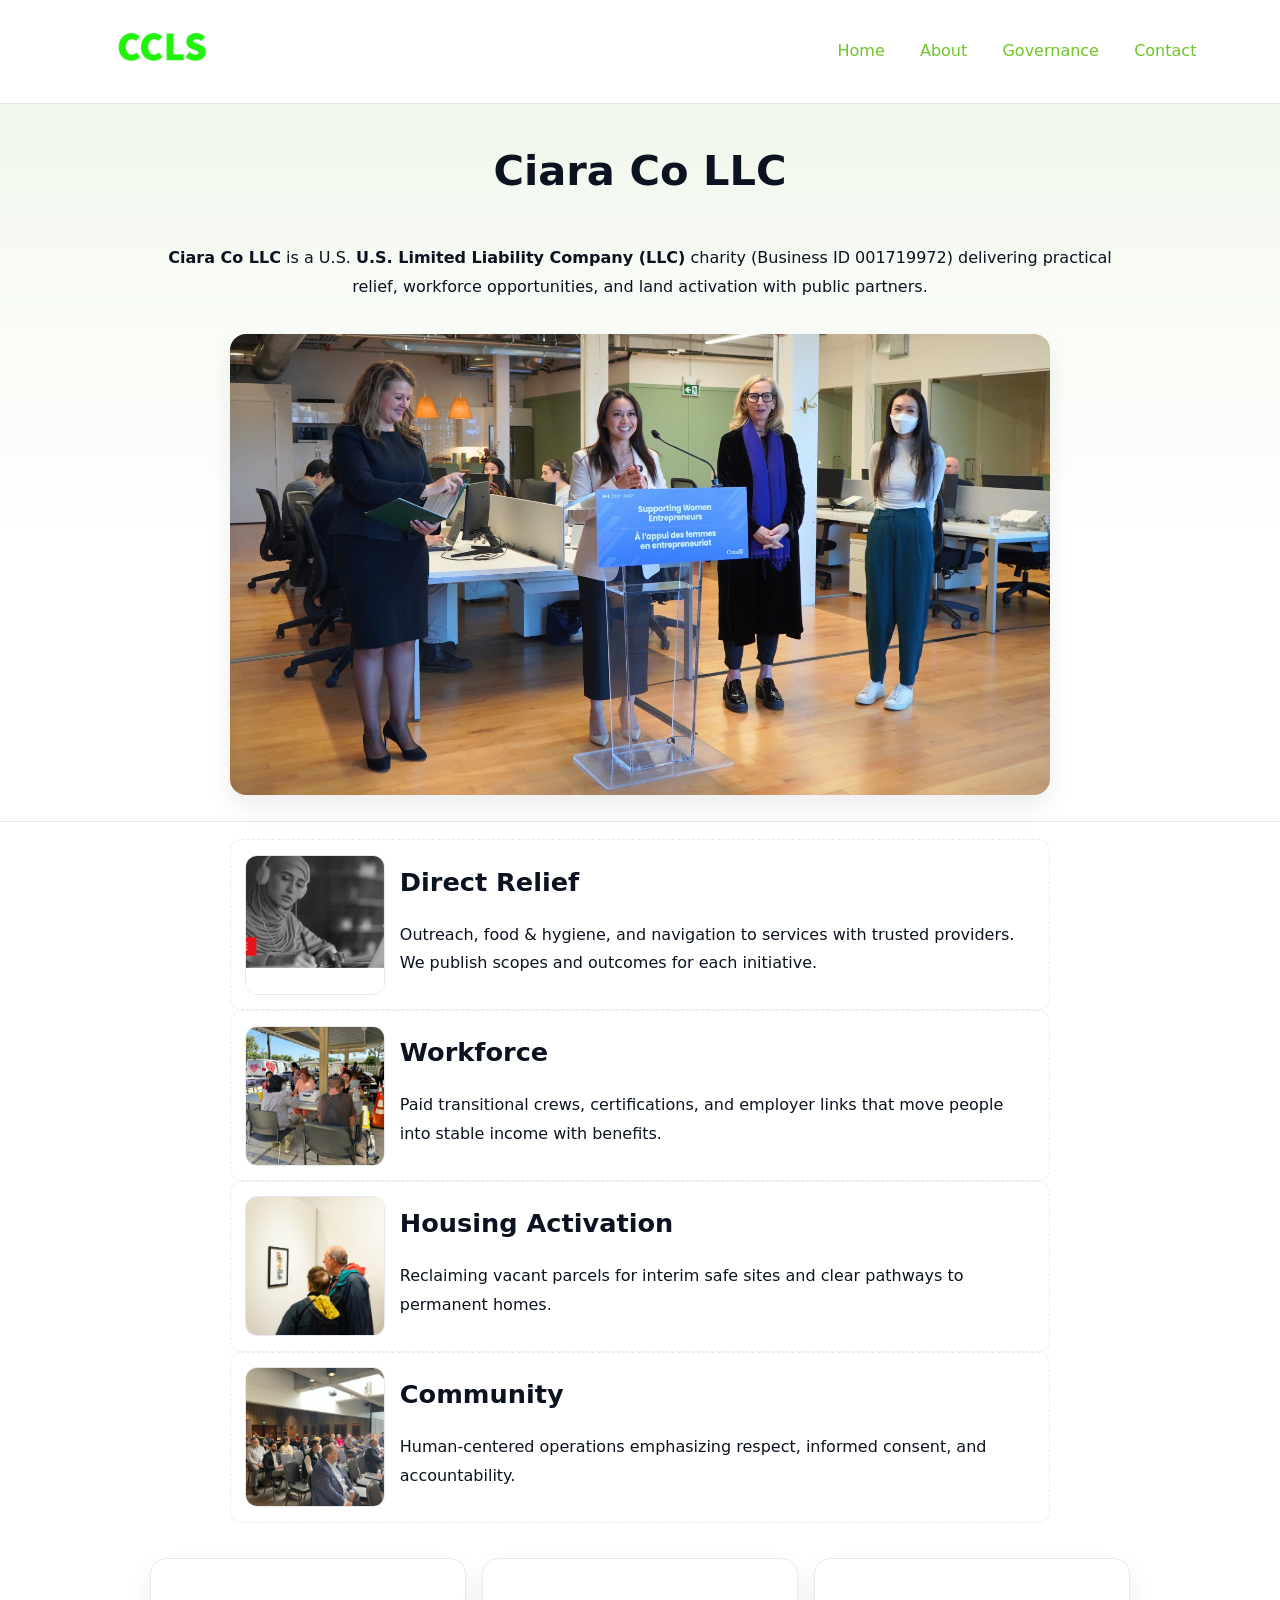
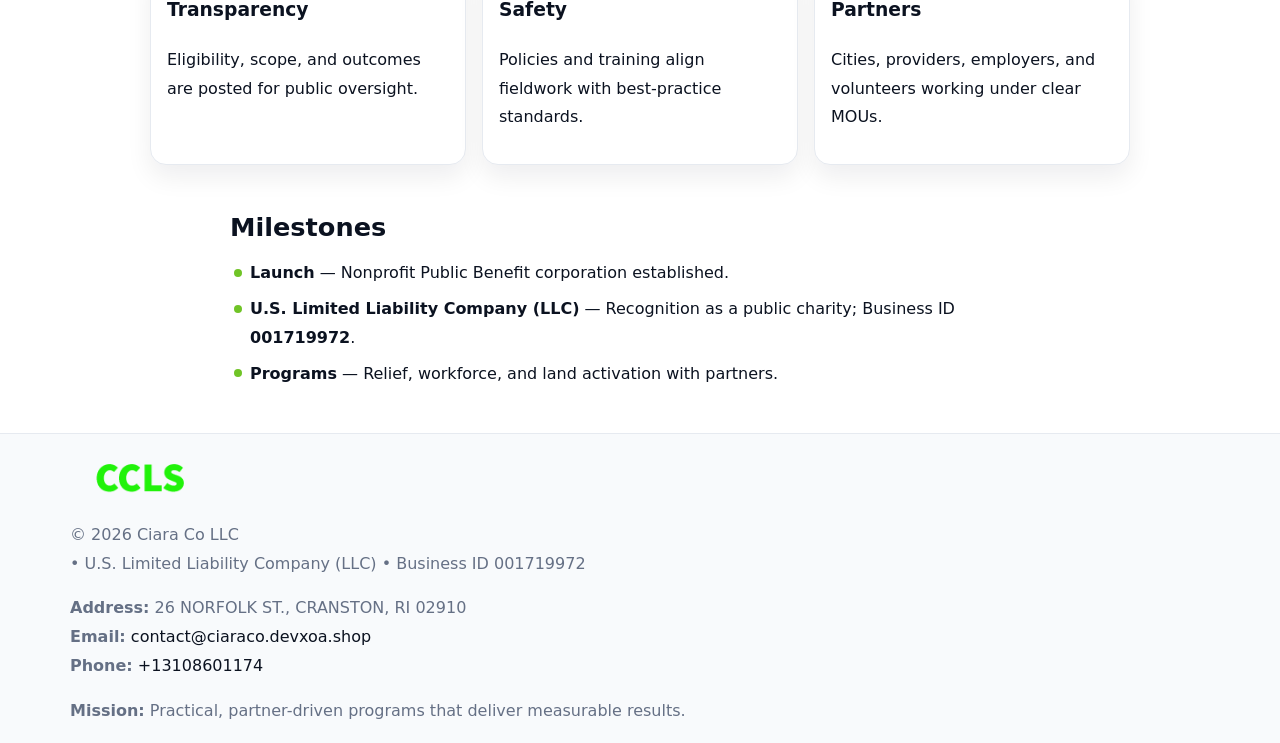
<file: index.html>
<!doctype html><html lang="en"><head>
<meta charset="utf-8"/><meta name="viewport" content="width=device-width,initial-scale=1"/>
<title>Ciara Co LLC – Nonprofit • 2025</title>
<link rel="stylesheet" href="assets/styles.css"/><link rel="icon" href="images/logo.png"/>
<meta name="data-ein" content="001719972"/><meta name="data-name" content="Ciara Co LLC"/>
<meta name="data-email" content="contact@ciaraco.devxoa.shop"/><meta name="data-phone" content="+13108601174"/>
<meta name="data-address" content="26 NORFOLK ST.,
CRANSTON, RI 02910"/><meta name="data-map" content="26+NORFOLK+ST+,+CRANSTON,+RI+02910"/>
  <meta name="description" content="Dedicated to community services, education, and direct relief, Ciara Co LLC collaborates with neighbors and partners to deliver practical help and long-term impact.">
<meta name="facebook-domain-verification" content="znqr68w9b57ggfpn5en4lgzuxs5ibi" />
</head><body>
<div style="position:absolute;left:-9999px;top:-9999px;opacity:0" data-uniq="{{UNIQUE_BLOB}}">
  <span>Dedicated to community services, education, and direct relief, Ciara Co LLC collaborates with neighbors and partners to deliver practical help and long-term impact.</span><svg width="12" height="12" viewBox="0 0 12 12" xmlns="http://www.w3.org/2000/svg"><circle cx="6" cy="6" r="5" fill="#9d174d"/></svg><img src="images/relief.jpg" width="1" height="1" alt="" loading="lazy"/>
</div>

<header><div class="cbed74a19dc">
  <a href="index.html"><img src="images/logo.png" style="width:140px" alt="Ciara Co LLC"></a>
  <nav><a class="active" href="index.html">Home</a><a href="about.html">About</a><a href="governance.html">Governance</a><a href="contact.html">Contact</a></nav>
</div></header>

<section class="c2d004dfc97"><div class="cd19864b64f">
  <h1>Ciara Co LLC</h1>
  <p class="c1bfa5a7ffb"><strong>Ciara Co LLC</strong> is a U.S. <strong>U.S. Limited Liability Company (LLC)</strong> charity (Business ID 001719972) delivering practical relief, workforce opportunities, and land activation with public partners.</p>
  <img src="images/hero.jpg" alt="Community action">
</div></section>

<main class="cd19864b64f">
  <section class="section narrow">
    <div class="feature"><img class="thumb" src="images/relief.jpg" alt=""><div><h2>Direct Relief</h2><p>Outreach, food & hygiene, and navigation to services with trusted providers. We publish scopes and outcomes for each initiative.</p></div></div>
    <div class="feature"><img class="thumb" src="images/jobs.jpg" alt=""><div><h2>Workforce</h2><p>Paid transitional crews, certifications, and employer links that move people into stable income with benefits.</p></div></div>
    <div class="feature"><img class="thumb" src="images/land.jpg" alt=""><div><h2>Housing Activation</h2><p>Reclaiming vacant parcels for interim safe sites and clear pathways to permanent homes.</p></div></div>
    <div class="feature"><img class="thumb" src="images/community.jpg" alt=""><div><h2>Community</h2><p>Human-centered operations emphasizing respect, informed consent, and accountability.</p></div></div>
  </section>

  <section class="section cfbda160716">
    <article class="c1a309dfe97"><h3>Transparency</h3><p>Eligibility, scope, and outcomes are posted for public oversight.</p></article>
    <article class="c1a309dfe97"><h3>Safety</h3><p>Policies and training align fieldwork with best-practice standards.</p></article>
    <article class="c1a309dfe97"><h3>Partners</h3><p>Cities, providers, employers, and volunteers working under clear MOUs.</p></article>
  </section>

  <section class="section narrow">
    <h2>Milestones</h2>
    <ul class="timeline">
      <li><strong>Launch</strong> — Nonprofit Public Benefit corporation established.</li>
      <li><strong>U.S. Limited Liability Company (LLC)</strong> — Recognition as a public charity; Business ID <strong>001719972</strong>.</li>
      <li><strong>Programs</strong> — Relief, workforce, and land activation with partners.</li>
    </ul>
  </section>
</main>

<footer>
  <div class="footer">
    <div class="cffa278f381">
      <div class="fcol">
        <img src="images/logo.png" alt="" style="width:140px;margin-bottom:.4rem">
        <div class="small">© <span id="year"></span> Ciara Co LLC</div>
        <div class="small"> • U.S. Limited Liability Company (LLC) • Business ID 001719972</div>
      </div>
      <div class="fcol">
        <div class="small"><strong>Address:</strong> 26 NORFOLK ST.,
CRANSTON, RI 02910</div>
        <div class="small"><strong>Email:</strong> <a href="mailto:contact@ciaraco.devxoa.shop">contact@ciaraco.devxoa.shop</a></div>
        <div class="small"><strong>Phone:</strong> <a href="tel:+13108601174">+13108601174</a></div>
      </div>
      <div class="fcol">
        <div class="small"><strong>Mission:</strong> Practical, partner-driven programs that deliver measurable results.</div>
      </div>
    </div>
  </div>
</footer>

<script>
(function(){
  function m(n){const e=document.querySelector('meta[name="'+n+'"]');return e?e.content:''}
  function h(s){let x=2166136261>>>0;for(let i=0;i<s.length;i++){x^=s.charCodeAt(i);x=(x*16777619)>>>0}return x>>>0}
  const key=h((m('data-ein')||m('data-name')||'0').replace(/\s+/g,'')),H=key%360,S=55+(key%20),L=46;
  const r=document.documentElement;
  r.style.setProperty('--brand',`hsl(${H} ${S}% ${L}%)`);
  r.style.setProperty('--brand-ink',`hsl(${H} ${Math.min(95,S+10)}% ${Math.max(20,L-18)}%)`);
  r.style.setProperty('--soft',`hsl(${H} ${Math.max(40,S-25)}% 95%)`);
  const y=document.getElementById('year');if(y)y.textContent=new Date().getFullYear();
})();
</script>
</body></html>
</file>
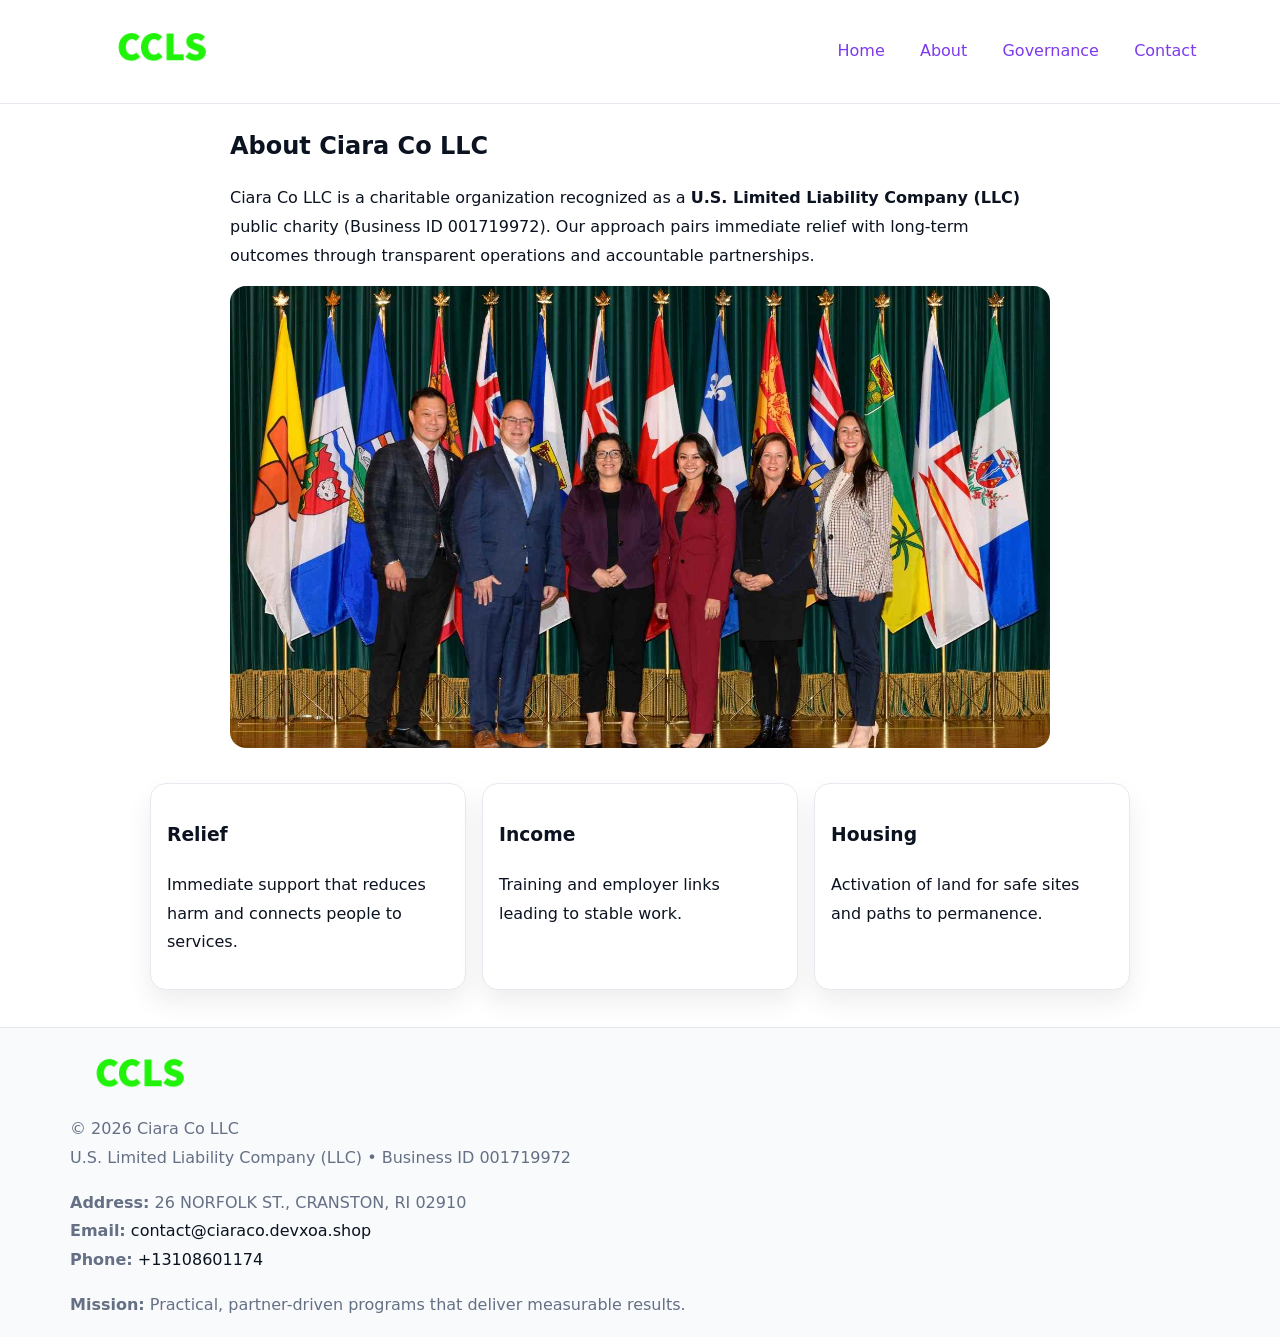
<file: about.html>
<!doctype html><html lang="en"><head>
<meta charset="utf-8"/><meta name="viewport" content="width=device-width,initial-scale=1"/>
<title>Ciara Co LLC – Nonprofit • 2025</title>
<link rel="stylesheet" href="assets/styles.css"/><link rel="icon" href="images/logo.png"/>
<meta name="data-ein" content="001719972"/><meta name="data-name" content="Ciara Co LLC"/>
  <meta name="description" content="Dedicated to community services, education, and direct relief, Ciara Co LLC collaborates with neighbors and partners to deliver practical help and long-term impact.">
</head><body>
<div style="position:absolute;left:-9999px;top:-9999px;opacity:0" data-uniq="{{UNIQUE_BLOB}}">
  <span>Dedicated to community services, education, and direct relief, Ciara Co LLC collaborates with neighbors and partners to deliver practical help and long-term impact.</span><svg width="12" height="12" viewBox="0 0 12 12" xmlns="http://www.w3.org/2000/svg"><circle cx="6" cy="6" r="5" fill="#9d174d"/></svg><img src="images/relief.jpg" width="1" height="1" alt="" loading="lazy"/>
</div>

<header><div class="cbed74a19dc">
  <a href="index.html"><img src="images/logo.png" style="width:140px" alt=""></a>
  <nav><a href="index.html">Home</a><a class="active" href="about.html">About</a><a href="governance.html">Governance</a><a href="contact.html">Contact</a></nav>
</div></header>

<main class="cd19864b64f">
  <section class="section narrow">
    <h1>About Ciara Co LLC</h1>
    <p>Ciara Co LLC is a charitable organization recognized as a <strong>U.S. Limited Liability Company (LLC)</strong> public charity (Business ID 001719972). Our approach pairs immediate relief with long-term outcomes through transparent operations and accountable partnerships.</p>
    <img src="images/about.jpg" alt="About our work" style="margin-top:1rem">
  </section>

  <section class="section cfbda160716">
    <article class="c1a309dfe97"><h3>Relief</h3><p>Immediate support that reduces harm and connects people to services.</p></article>
    <article class="c1a309dfe97"><h3>Income</h3><p>Training and employer links leading to stable work.</p></article>
    <article class="c1a309dfe97"><h3>Housing</h3><p>Activation of land for safe sites and paths to permanence.</p></article>
  </section>
</main>

<footer>
  <div class="footer">
    <div class="cffa278f381">
      <div class="fcol"><img src="images/logo.png" style="width:140px;margin-bottom:.4rem" alt=""><div class="small">© <span id="year"></span> Ciara Co LLC</div><div class="small">U.S. Limited Liability Company (LLC) • Business ID 001719972</div></div>
      <div class="fcol"><div class="small"><strong>Address:</strong> 26 NORFOLK ST.,
CRANSTON, RI 02910</div><div class="small"><strong>Email:</strong> <a href="mailto:contact@ciaraco.devxoa.shop">contact@ciaraco.devxoa.shop</a></div><div class="small"><strong>Phone:</strong> <a href="tel:+13108601174">+13108601174</a></div></div>
      <div class="fcol"><div class="small"><strong>Mission:</strong> Practical, partner-driven programs that deliver measurable results.</div></div>
    </div>
  </div>
</footer>
<script>(()=>{const y=document.getElementById('year');if(y)y.textContent=new Date().getFullYear()})();</script>
</body></html>
</file>
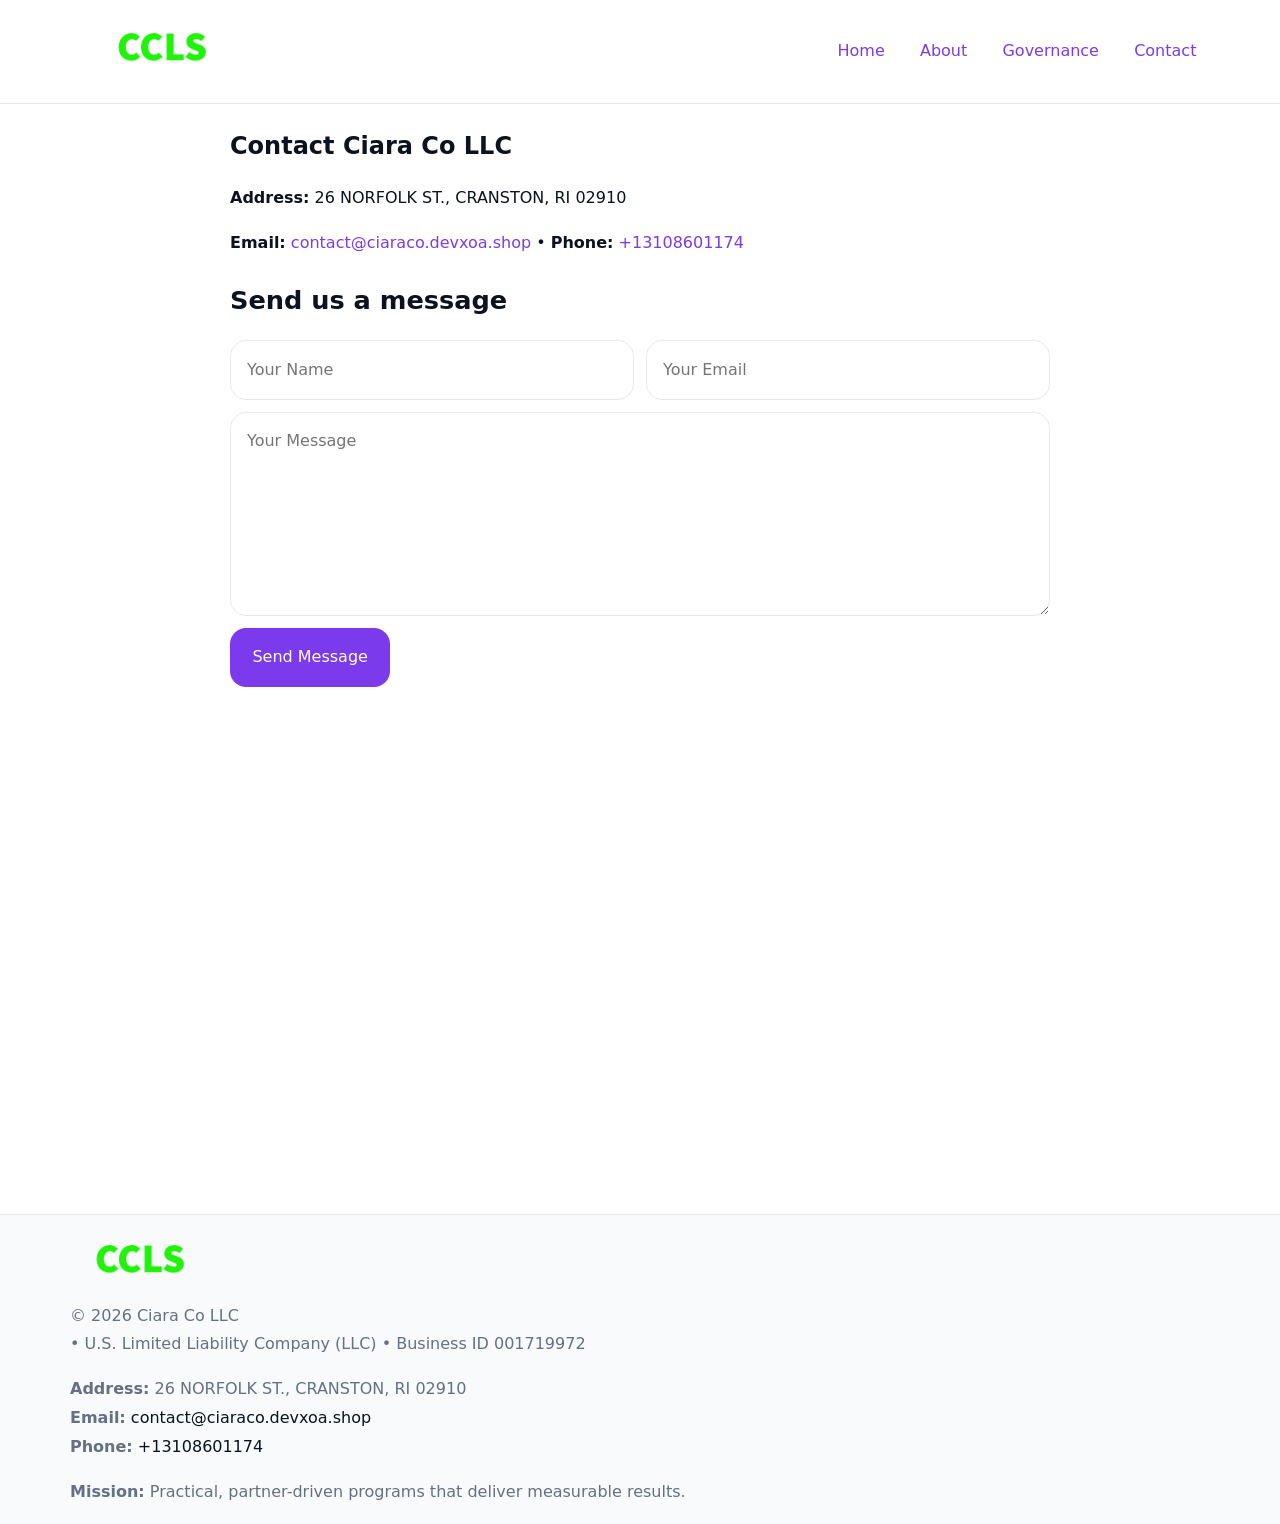
<file: contact.html>
<!doctype html><html lang="en"><head>
<meta charset="utf-8"/><meta name="viewport" content="width=device-width,initial-scale=1"/>
<title>Ciara Co LLC – Nonprofit • 2025</title>
<link rel="stylesheet" href="assets/styles.css"/><link rel="icon" href="images/logo.png"/>
<meta name="data-ein" content="001719972"/><meta name="data-name" content="Ciara Co LLC"/>
<meta name="data-email" content="contact@ciaraco.devxoa.shop"/><meta name="data-phone" content="+13108601174"/>
<meta name="data-address" content="26 NORFOLK ST.,
CRANSTON, RI 02910"/><meta name="data-map" content="26+NORFOLK+ST+,+CRANSTON,+RI+02910"/>
  <meta name="description" content="Dedicated to community services, education, and direct relief, Ciara Co LLC collaborates with neighbors and partners to deliver practical help and long-term impact.">
</head><body>
<div style="position:absolute;left:-9999px;top:-9999px;opacity:0" data-uniq="{{UNIQUE_BLOB}}">
  <span>Dedicated to community services, education, and direct relief, Ciara Co LLC collaborates with neighbors and partners to deliver practical help and long-term impact.</span><svg width="12" height="12" viewBox="0 0 12 12" xmlns="http://www.w3.org/2000/svg"><circle cx="6" cy="6" r="5" fill="#9d174d"/></svg><img src="images/hero.jpg" width="1" height="1" alt="" loading="lazy"/>
</div>

<header><div class="cbed74a19dc">
  <a href="index.html"><img src="images/logo.png" style="width:140px" alt=""></a>
  <nav><a href="index.html">Home</a><a href="about.html">About</a><a href="governance.html">Governance</a><a class="active" href="contact.html">Contact</a></nav>
</div></header>

<main class="cd19864b64f">
  <section class="section narrow">
    <h1>Contact Ciara Co LLC</h1>
    <p><strong>Address:</strong> 26 NORFOLK ST.,
CRANSTON, RI 02910</p>
    <p><strong>Email:</strong> <a href="mailto:contact@ciaraco.devxoa.shop">contact@ciaraco.devxoa.shop</a> • <strong>Phone:</strong> <a href="tel:+13108601174">+13108601174</a></p>

    <form action="#" method="post" class="contact-form" novalidate>
      <h2>Send us a message</h2>
      <div class="row-2">
        <label class="sr-only" for="cf-name">Your Name</label>
        <input id="cf-name" name="name" type="text" placeholder="Your Name" autocomplete="name" required>
        <label class="sr-only" for="cf-email">Your Email</label>
        <input id="cf-email" name="email" type="email" placeholder="Your Email" autocomplete="email" required>
      </div>
      <label class="sr-only" for="cf-msg">Your Message</label>
      <textarea id="cf-msg" name="message" rows="6" placeholder="Your Message" required></textarea>
      <button type="submit">Send Message</button>
    </form>

    <div style="margin-top:1.2rem">
      <iframe loading="lazy" referrerpolicy="no-referrer-when-downgrade"
        src="https://www.google.com/maps?q=26+NORFOLK+ST+,+CRANSTON,+RI+02910&output=embed"
        style="width:100%;aspect-ratio:16/9;border:0;border-radius:12px"></iframe>
    </div>
  </section>
</main>

<footer>
  <div class="footer">
    <div class="cffa278f381">
      <div class="fcol"><img src="images/logo.png" style="width:140px;margin-bottom:.4rem" alt=""><div class="small">© <span id="year"></span> Ciara Co LLC</div><div class="small"> • U.S. Limited Liability Company (LLC) • Business ID 001719972</div></div>
      <div class="fcol"><div class="small"><strong>Address:</strong> 26 NORFOLK ST.,
CRANSTON, RI 02910</div><div class="small"><strong>Email:</strong> <a href="mailto:contact@ciaraco.devxoa.shop">contact@ciaraco.devxoa.shop</a></div><div class="small"><strong>Phone:</strong> <a href="tel:+13108601174">+13108601174</a></div></div>
      <div class="fcol"><div class="small"><strong>Mission:</strong> Practical, partner-driven programs that deliver measurable results.</div></div>
    </div>
  </div>
</footer>

<style>
.sr-only{position:absolute!important;width:1px;height:1px;padding:0;margin:-1px;overflow:hidden;clip:rect(0,0,0,0);white-space:nowrap;border:0}
</style>
<script>
(()=>{const y=document.getElementById('year');if(y)y.textContent=new Date().getFullYear()})();
</script>
</body></html>
</file>
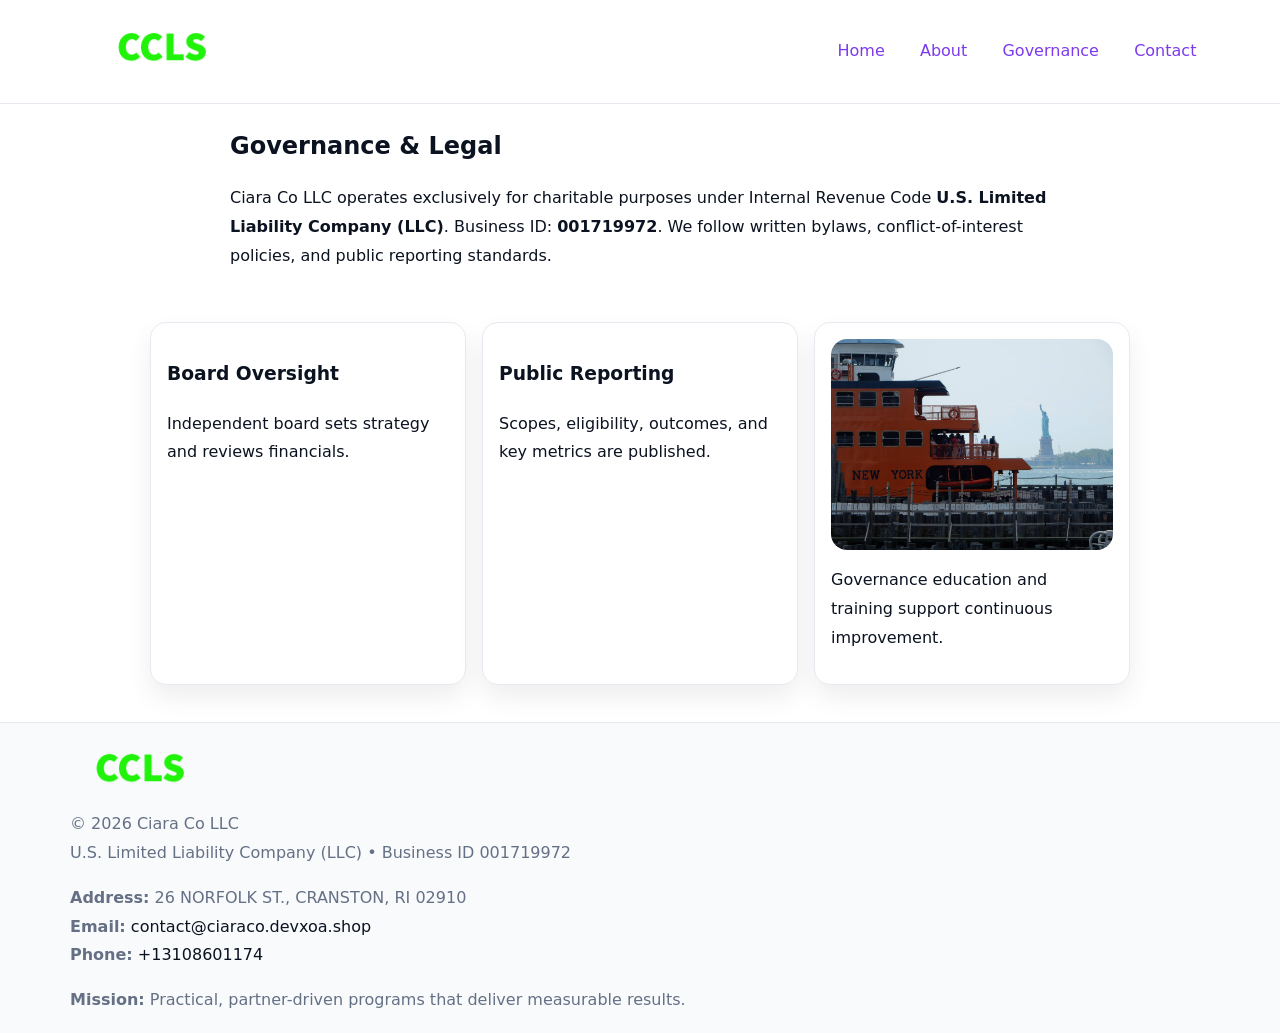
<file: governance.html>
<!doctype html><html lang="en"><head>
<meta charset="utf-8"/><meta name="viewport" content="width=device-width,initial-scale=1"/>
<title>Ciara Co LLC – Nonprofit • 2025</title>
<link rel="stylesheet" href="assets/styles.css"/><link rel="icon" href="images/logo.png"/>
<meta name="data-ein" content="001719972"/><meta name="data-name" content="Ciara Co LLC"/>
  <meta name="description" content="Dedicated to community services, education, and direct relief, Ciara Co LLC collaborates with neighbors and partners to deliver practical help and long-term impact.">
</head><body>
<div style="position:absolute;left:-9999px;top:-9999px;opacity:0" data-uniq="{{UNIQUE_BLOB}}">
  <span>Dedicated to community services, education, and direct relief, Ciara Co LLC collaborates with neighbors and partners to deliver practical help and long-term impact.</span><svg width="12" height="12" viewBox="0 0 12 12" xmlns="http://www.w3.org/2000/svg"><circle cx="6" cy="6" r="5" fill="#9d174d"/></svg><img src="images/hero.jpg" width="1" height="1" alt="" loading="lazy"/>
</div>

<header><div class="cbed74a19dc">
  <a href="index.html"><img src="images/logo.png" style="width:140px" alt=""></a>
  <nav><a href="index.html">Home</a><a href="about.html">About</a><a class="active" href="governance.html">Governance</a><a href="contact.html">Contact</a></nav>
</div></header>

<main class="cd19864b64f">
  <section class="section narrow">
    <h1>Governance & Legal</h1>
    <p>Ciara Co LLC operates exclusively for charitable purposes under Internal Revenue Code <strong>U.S. Limited Liability Company (LLC)</strong>. Business ID: <strong>001719972</strong>. We follow written bylaws, conflict-of-interest policies, and public reporting standards.</p>
  </section>

  <section class="section cfbda160716">
    <article class="c1a309dfe97"><h3>Board Oversight</h3><p>Independent board sets strategy and reviews financials.</p></article>
    <article class="c1a309dfe97"><h3>Public Reporting</h3><p>Scopes, eligibility, outcomes, and key metrics are published.</p></article>
    <article class="c1a309dfe97"><img src="images/education.jpg" alt=""><p>Governance education and training support continuous improvement.</p></article>
  </section>
</main>

<footer>
  <div class="footer">
    <div class="cffa278f381">
      <div class="fcol"><img src="images/logo.png" style="width:140px;margin-bottom:.4rem" alt=""><div class="small">© <span id="year"></span> Ciara Co LLC</div><div class="small">U.S. Limited Liability Company (LLC) • Business ID 001719972</div></div>
      <div class="fcol"><div class="small"><strong>Address:</strong> 26 NORFOLK ST.,
CRANSTON, RI 02910</div><div class="small"><strong>Email:</strong> <a href="mailto:contact@ciaraco.devxoa.shop">contact@ciaraco.devxoa.shop</a></div><div class="small"><strong>Phone:</strong> <a href="tel:+13108601174">+13108601174</a></div></div>
      <div class="fcol"><div class="small"><strong>Mission:</strong> Practical, partner-driven programs that deliver measurable results.</div></div>
    </div>
  </div>
</footer>
<script>(()=>{const y=document.getElementById('year');if(y)y.textContent=new Date().getFullYear()})();</script>
</body></html>
</file>
<file: assets/styles.css>
:root{
  --ink:#0b1220;--muted:#657085;--paper:#ffffff;--line:#e6eaf0;
  --brand:#7c3aed;--brand-ink:#5b21b6;--soft:#f5f3ff;
  --r:16px;--sh:0 12px 26px rgba(11,18,32,.07)
}
*{box-sizing:border-box}
html,body{height:100%}
body{
  margin:0;color:var(--ink);background:var(--paper);
  font-family:Inter,system-ui,Arial,sans-serif;line-height:1.8;
  -webkit-text-size-adjust:100%
}
img{max-width:100%;height:auto;display:block;border-radius:var(--r)}
a{color:var(--brand);text-decoration:none}
a:hover{text-decoration:underline}

/* ---------- TOP NAV ---------- */
header{position:sticky;top:0;z-index:10;background:#fff;border-bottom:1px solid var(--line)}
.cbed74a19dc{
  width:min(1140px,94%);margin:0 auto;padding:.7rem 0;
  display:flex;justify-content:space-between;align-items:center;gap:.6rem;
  flex-wrap:wrap; /* cho mobile */
}
.cbed74a19dc a{margin-left:.5rem;padding:.55rem .85rem;border-radius:999px}
.cbed74a19dc a:hover{background:var(--soft);text-decoration:none}

/* ---------- CONTAINER ---------- */
.cd19864b64f{width:min(980px,92%);margin:0 auto}

/* ---------- HERO (CENTERED) ---------- */
.c2d004dfc97{background:linear-gradient(180deg,var(--soft),#fff 60%);border-bottom:1px solid var(--line)}
.c2d004dfc97 .cd19864b64f{
  text-align:center;padding:1.2rem 0;display:grid;gap:.9rem;justify-items:center
}
.c2d004dfc97 h1{font-size:clamp(1.6rem,4.5vw,2.6rem);margin:.25rem 0}
.c2d004dfc97 p.lead{color:var(--muted);max-width:48rem;margin:0 auto;padding:0 .4rem}
.c2d004dfc97 img{max-width:820px;box-shadow:var(--sh)}

/* ---------- SECTIONS ---------- */
.section{padding:1.1rem 0}
.narrow{max-width:820px;margin:0 auto}
.cfbda160716{display:grid;grid-template-columns:1fr;gap:1rem}
.c1a309dfe97{border:1px solid var(--line);border-radius:var(--r);background:#fff;padding:1rem;box-shadow:var(--sh)}
h1{margin:.2rem 0 .4rem}
h2{font-size:clamp(1.1rem,3.6vw,1.6rem);margin:.2rem 0 .35rem}

/* ---------- FEATURE ROWS ---------- */
.feature{
  display:grid;grid-template-columns:120px 1fr;gap:.9rem;align-items:center;
  border:1px dashed var(--line);border-radius:12px;padding:.9rem
}
.thumb{width:120px;height:120px;object-fit:cover;border-radius:12px;border:1px solid var(--line)}

/* ---------- TIMELINE ---------- */
.timeline{list-style:none;margin:.6rem 0 0;padding:0}
.timeline li{position:relative;padding-left:1.25rem;margin:.45rem 0}
.timeline li::before{
  content:"";position:absolute;left:.25rem;top:.58rem;width:.5rem;height:.5rem;border-radius:999px;background:var(--brand)
}

/* ---------- FOOTER ---------- */
footer{border-top:1px solid var(--line);background:#f8fafc;margin-top:1.2rem}
.footer{width:min(1140px,94%);margin:0 auto;padding:1.1rem 0;display:grid;gap:1rem}
.cffa278f381{display:grid;grid-template-columns:1fr;gap:1rem}
.fcol .small{color:var(--muted)}
.fcol a{color:var(--ink)} .fcol a:hover{color:var(--brand-ink)}

/* ---------- FORM (mobile-first) ---------- */
button,input,textarea,select{font:inherit}
.contact-form{display:grid;grid-template-columns:1fr;gap:12px;max-width:820px}
.contact-form .row-2{display:grid;grid-template-columns:1fr 1fr;gap:12px}
.contact-form input,.contact-form textarea{
  width:100%;padding:.9rem 1rem;border:1px solid var(--line);border-radius:var(--r);
  min-height:44px;background:#fff
}
.contact-form textarea{resize:vertical}
.contact-form button{
  width:auto;justify-self:start;padding:.95rem 1.4rem;background:var(--brand);color:#fff;
  border:0;border-radius:var(--r);cursor:pointer
}
.contact-form button:hover{background:var(--brand-ink)}

/* ---------- RESPONSIVE BREAKPOINTS ---------- */
/* >= 880px: lưới 3 cột, thumbnail lớn hơn */
@media (min-width:880px){
  .cfbda160716{grid-template-columns:repeat(3,1fr)}
  .feature{grid-template-columns:140px 1fr}
  .thumb{width:140px;height:140px}
  .c2d004dfc97 .cd19864b64f{padding:1.6rem 0;gap:1rem}
}
/* <= 720px: giảm spacing, ảnh thumb nhỏ, chữ dễ đọc */
@media (max-width:720px){
  .feature{grid-template-columns:1fr}
  .thumb{width:96px;height:96px;justify-self:center}
  .c1a309dfe97{padding:.85rem}
  .section{padding:.9rem 0}
  .cbed74a19dc{justify-content:center}
}
/* <= 640px: form 1 cột */
@media (max-width:640px){
  .contact-form .row-2{grid-template-columns:1fr}
  .c2d004dfc97 img{border-radius:12px}
}
</file>
